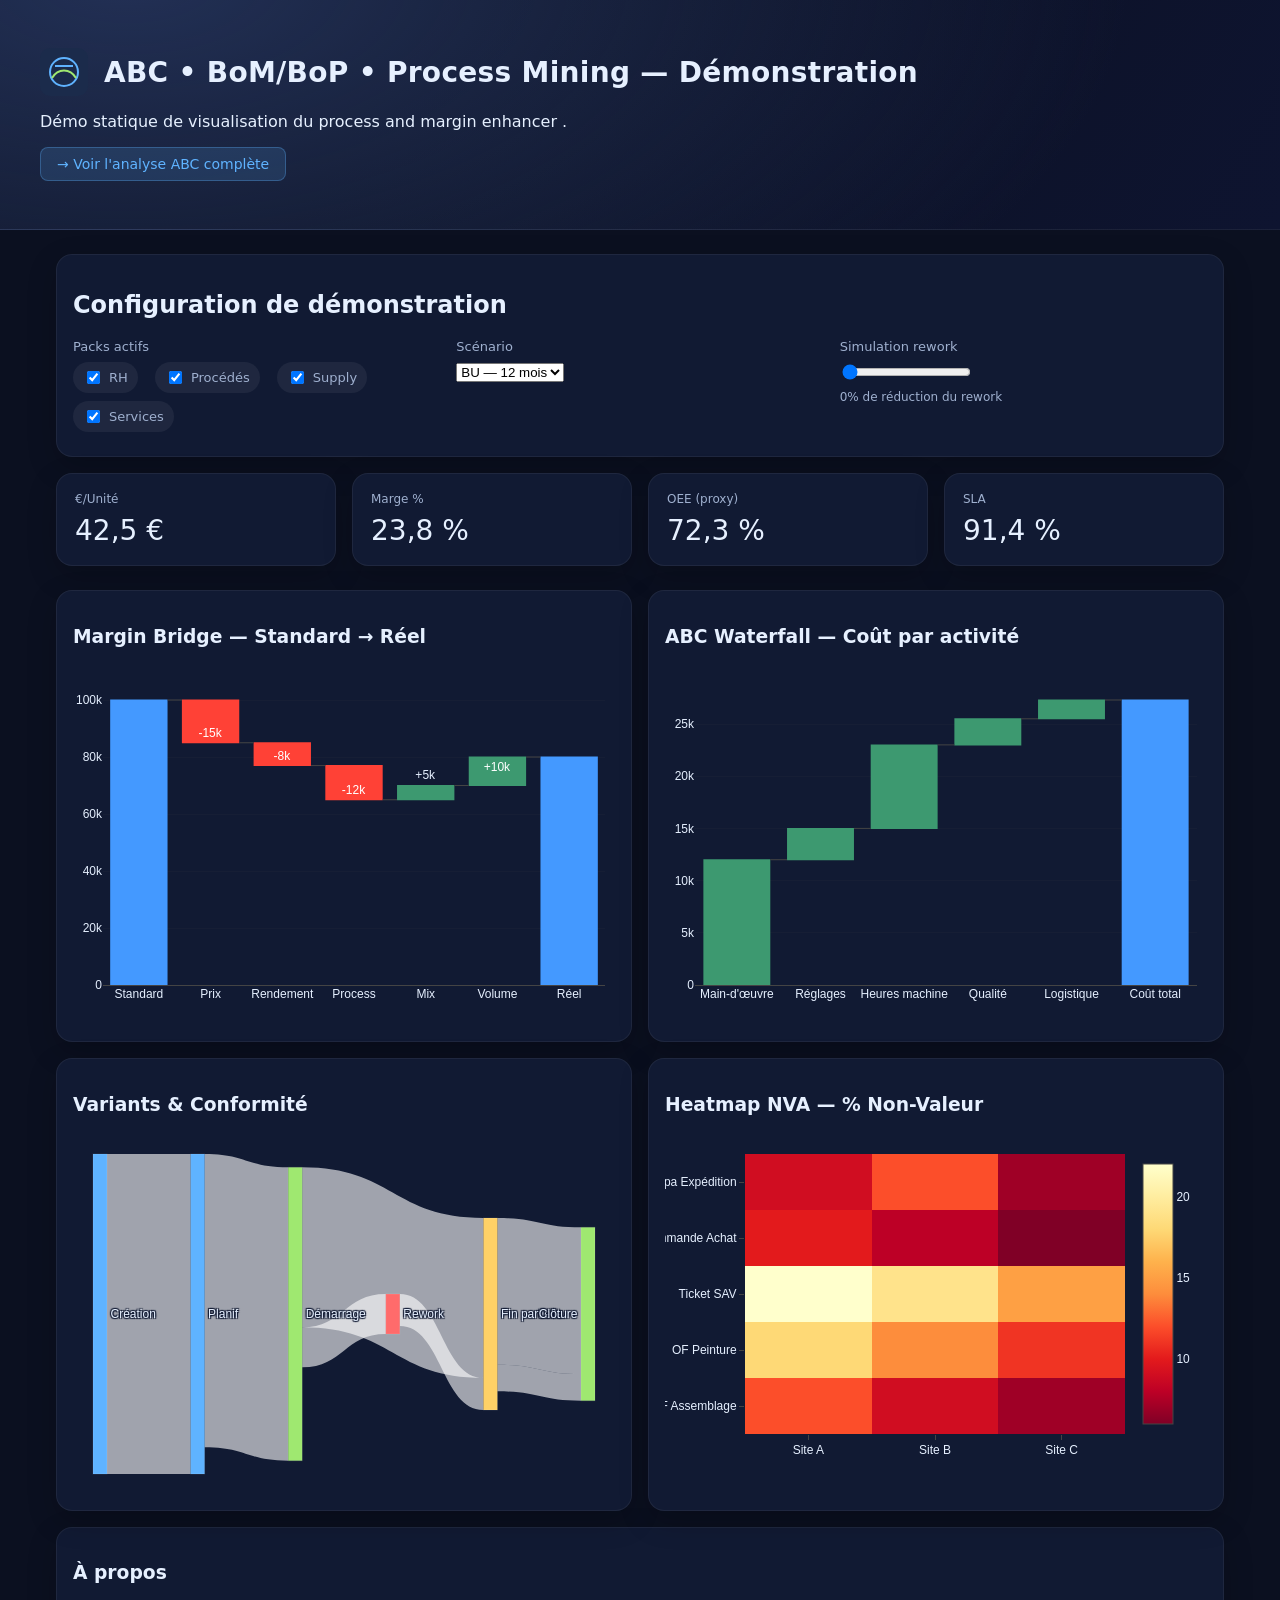
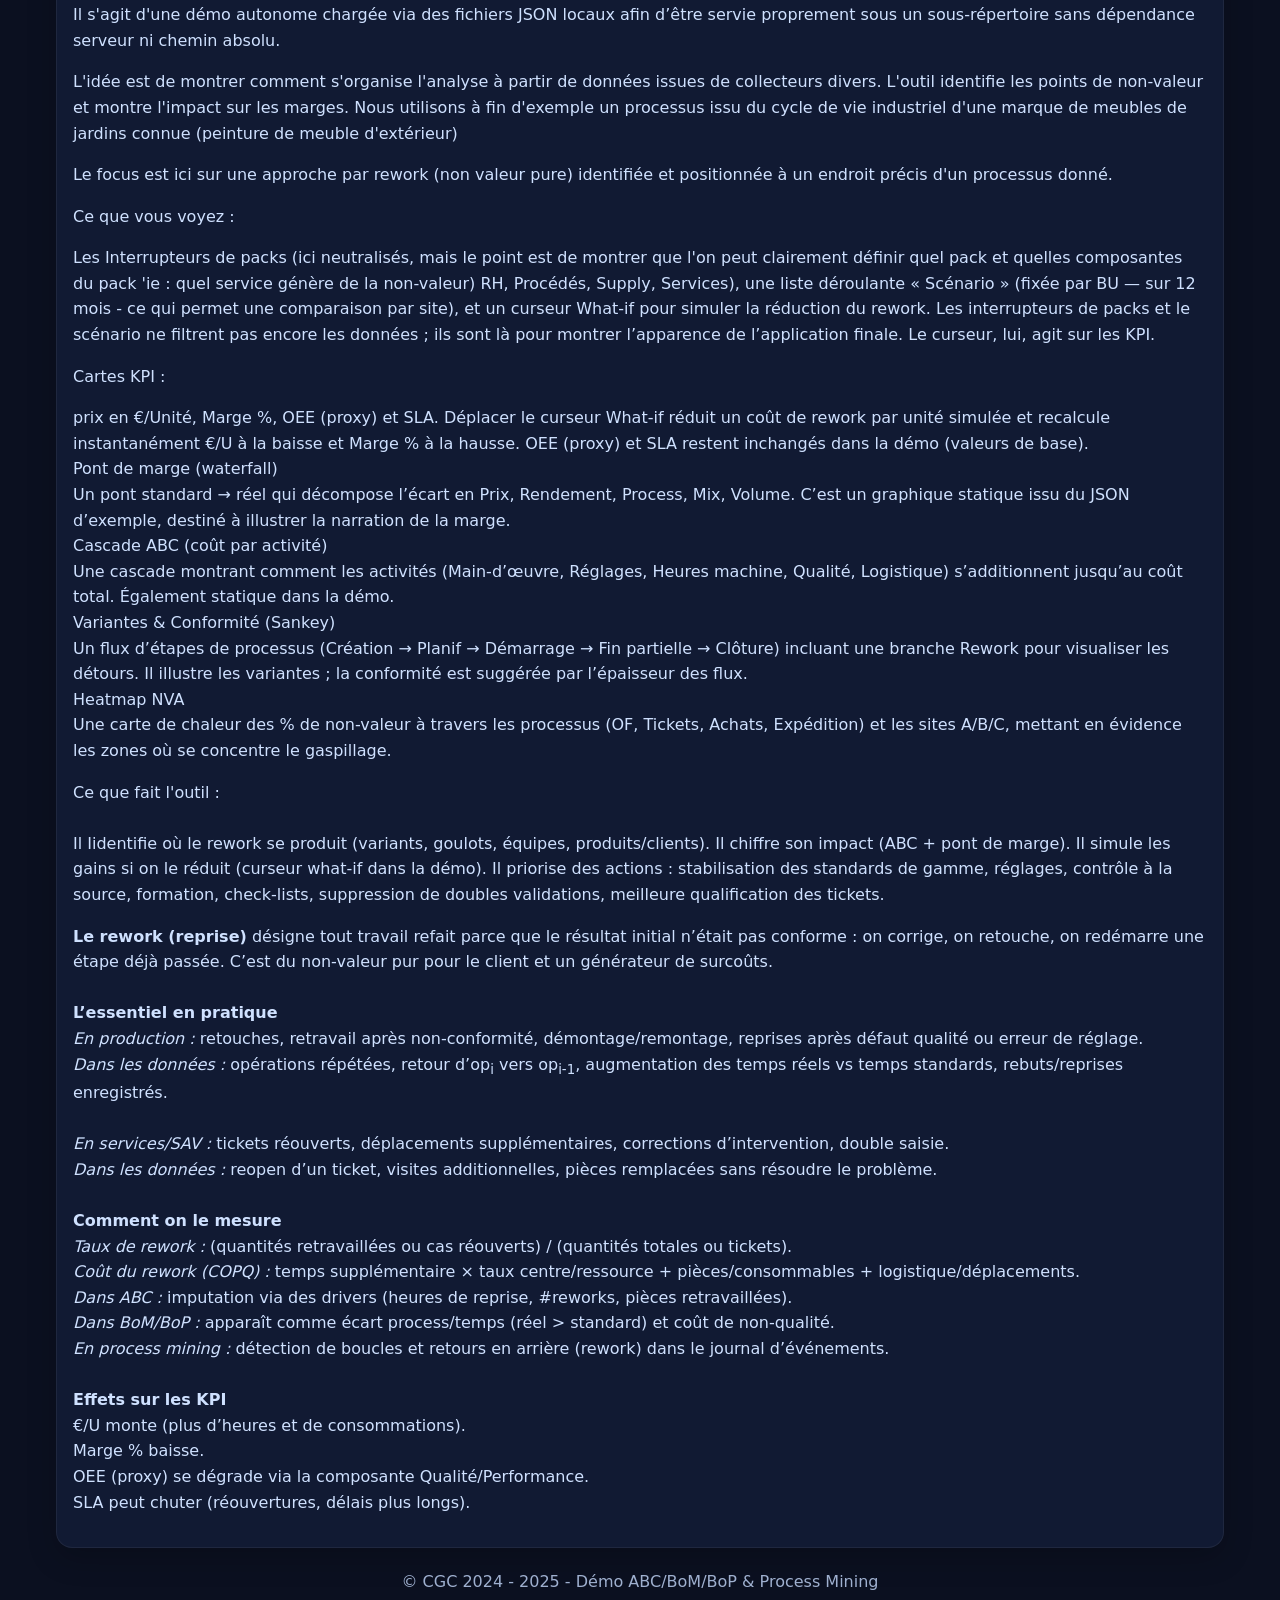
<file: index.html>
<!DOCTYPE html>
<html lang="fr">
<head>
  <meta charset="UTF-8" />
  <meta name="viewport" content="width=device-width, initial-scale=1.0"/>
  <title>ABC • BoM/BoP • Process Mining — Démo</title>
  <link rel="stylesheet" href="./assets/style.css"/>
  <script src="https://cdn.plot.ly/plotly-2.35.2.min.js"></script>
</head>
<body>
  <header class="hero">
    <div class="hero-inner">
      <div class="brand">
        <img src="./assets/logo.svg" alt="logo"/>
        <h1>ABC • BoM/BoP • Process Mining — Démonstration</h1>
      </div>
      <p>Démo statique de visualisation du process and margin enhancer .</p>
      <div class="nav-links">
        <a href="./abc-analysis/index.html" class="nav-link">→ Voir l'analyse ABC complète</a>
      </div>
    </div>
  </header>

  <main class="container">
    <section class="controls card">
      <h2>Configuration de démonstration</h2>
      <div class="grid">
        <div class="field">
          <label>Packs actifs</label>
          <div class="chips">
            <label><input type="checkbox" id="pack-rh" checked/> RH</label>
            <label><input type="checkbox" id="pack-procedes" checked/> Procédés</label>
            <label><input type="checkbox" id="pack-supply" checked/> Supply</label>
            <label><input type="checkbox" id="pack-services" checked/> Services</label>
          </div>
        </div>
        <div class="field">
          <label>Scénario</label>
          <select id="scenario">
            <option value="baseline">BU — 12 mois</option>
          </select>
        </div>
        <div class="field">
          <label>Simulation rework</label>
          <input type="range" id="whatif" min="0" max="50" value="0"/>
          <div class="hint"><span id="whatif-val">0</span>% de réduction du rework</div>
        </div>
      </div>
    </section>

    <section class="kpis">
      <div class="kpi card"><div class="kpi-label">€/Unité</div><div class="kpi-value" id="kpi-eur">—</div></div>
      <div class="kpi card"><div class="kpi-label">Marge %</div><div class="kpi-value" id="kpi-marge">—</div></div>
      <div class="kpi card"><div class="kpi-label">OEE (proxy)</div><div class="kpi-value" id="kpi-oee">—</div></div>
      <div class="kpi card"><div class="kpi-label">SLA</div><div class="kpi-value" id="kpi-sla">—</div></div>
    </section>

    <section class="grid-2">
      <div class="card"><h3>Margin Bridge — Standard → Réel</h3><div id="chart-bridge"></div></div>
      <div class="card"><h3>ABC Waterfall — Coût par activité</h3><div id="chart-waterfall"></div></div>
    </section>

    <section class="grid-2">
      <div class="card"><h3>Variants & Conformité</h3><div id="chart-sankey"></div></div>
      <div class="card"><h3>Heatmap NVA — % Non-Valeur</h3><div id="chart-heatmap"></div></div>
    </section>

    <section class="card prose">
      <h3>À propos</h3>
      <p>Il s'agit d'une démo autonome chargée via des fichiers JSON locaux afin d’être servie proprement sous un sous-répertoire sans dépendance serveur ni chemin absolu.</p>
      <p> L'idée est de montrer comment s'organise l'analyse à partir de données issues de collecteurs divers. L'outil identifie les points de non-valeur et montre l'impact sur les marges. Nous utilisons à fin d'exemple un processus issu du cycle de vie industriel d'une marque de meubles de jardins connue (peinture de meuble d'extérieur) </p>
      <p> Le focus est ici sur une approche par rework (non valeur pure) identifiée et positionnée à un endroit précis d'un processus donné.</p>
      <p> Ce que vous voyez : <p> Les Interrupteurs de packs (ici neutralisés, mais le point est de montrer que l'on peut clairement définir quel pack et quelles composantes du pack 'ie : quel service génère de la non-valeur) RH, Procédés, Supply, Services), une liste déroulante « Scénario » (fixée par BU — sur 12 mois - ce qui permet une comparaison par site), et un curseur What-if pour simuler la réduction du rework. Les interrupteurs de packs et le scénario ne filtrent pas encore les données ; ils sont là pour montrer l’apparence de l’application finale. 
        Le curseur, lui, agit sur les KPI. </p>

<p>Cartes KPI : </p> 
<p>prix en €/Unité, Marge %, OEE (proxy) et SLA. Déplacer le curseur What-if réduit un coût de rework par unité simulée et recalcule instantanément €/U à la baisse et Marge % à la hausse. OEE (proxy) et SLA restent inchangés dans la démo (valeurs de base).

<br>Pont de marge (waterfall)
<br>Un pont standard → réel qui décompose l’écart en Prix, Rendement, Process, Mix, Volume. C’est un graphique statique issu du JSON d’exemple, destiné à illustrer la narration de la marge.

<br>Cascade ABC (coût par activité)
<br>Une cascade montrant comment les activités (Main-d’œuvre, Réglages, Heures machine, Qualité, Logistique) s’additionnent jusqu’au coût total. Également statique dans la démo.

<br>Variantes & Conformité (Sankey)
<br>Un flux d’étapes de processus (Création → Planif → Démarrage → Fin partielle → Clôture) incluant une branche Rework pour visualiser les détours. Il illustre les variantes ; la conformité est suggérée par l’épaisseur des flux.

<br>Heatmap NVA
<br>Une carte de chaleur des % de non-valeur à travers les processus (OF, Tickets, Achats, Expédition) et les sites A/B/C, mettant en évidence les zones où se concentre le gaspillage.</p>
   </p> 
    <p> Ce que fait l'outil : <br><br>
   Il Iidentifie où le rework se produit (variants, goulots, équipes, produits/clients). Il chiffre son impact (ABC + pont de marge). Il simule les gains si on le réduit (curseur what-if dans la démo). Il priorise des actions : stabilisation des standards de gamme, réglages, contrôle à la source, formation, check-lists, suppression de doubles validations, meilleure qualification des tickets.</p>
    <p><strong>Le rework (reprise)</strong> désigne tout travail refait parce que le résultat initial n’était pas conforme : on corrige, on retouche, on redémarre une étape déjà passée. C’est du non-valeur pur pour le client et un générateur de surcoûts.<br><br>

<strong>L’essentiel en pratique</strong><br>
<em>En production :</em> retouches, retravail après non-conformité, démontage/remontage, reprises après défaut qualité ou erreur de réglage.<br>
<em>Dans les données :</em> opérations répétées, retour d’op<sub>i</sub> vers op<sub>i-1</sub>, augmentation des temps réels vs temps standards, rebuts/reprises enregistrés.<br><br>

<em>En services/SAV :</em> tickets réouverts, déplacements supplémentaires, corrections d’intervention, double saisie.<br>
<em>Dans les données :</em> reopen d’un ticket, visites additionnelles, pièces remplacées sans résoudre le problème.<br><br>

<strong>Comment on le mesure</strong><br>
<em>Taux de rework :</em> (quantités retravaillées ou cas réouverts) / (quantités totales ou tickets).<br>
<em>Coût du rework (COPQ) :</em> temps supplémentaire × taux centre/ressource + pièces/consommables + logistique/déplacements.<br>
<em>Dans ABC :</em> imputation via des drivers (heures de reprise, #reworks, pièces retravaillées).<br>
<em>Dans BoM/BoP :</em> apparaît comme écart process/temps (réel &gt; standard) et coût de non-qualité.<br>
<em>En process mining :</em> détection de boucles et retours en arrière (rework) dans le journal d’événements.<br><br>

<strong>Effets sur les KPI</strong><br>
€/U monte (plus d’heures et de consommations).<br>
Marge % baisse.<br>
OEE (proxy) se dégrade via la composante Qualité/Performance.<br>
SLA peut chuter (réouvertures, délais plus longs).</p>

    </section>
  </main>

  <footer class="footer"><div>© CGC 2024 - 2025 - Démo ABC/BoM/BoP & Process Mining</div></footer>
  <script type="module" src="./js/app.js"></script>
</body>
</html>
</file>
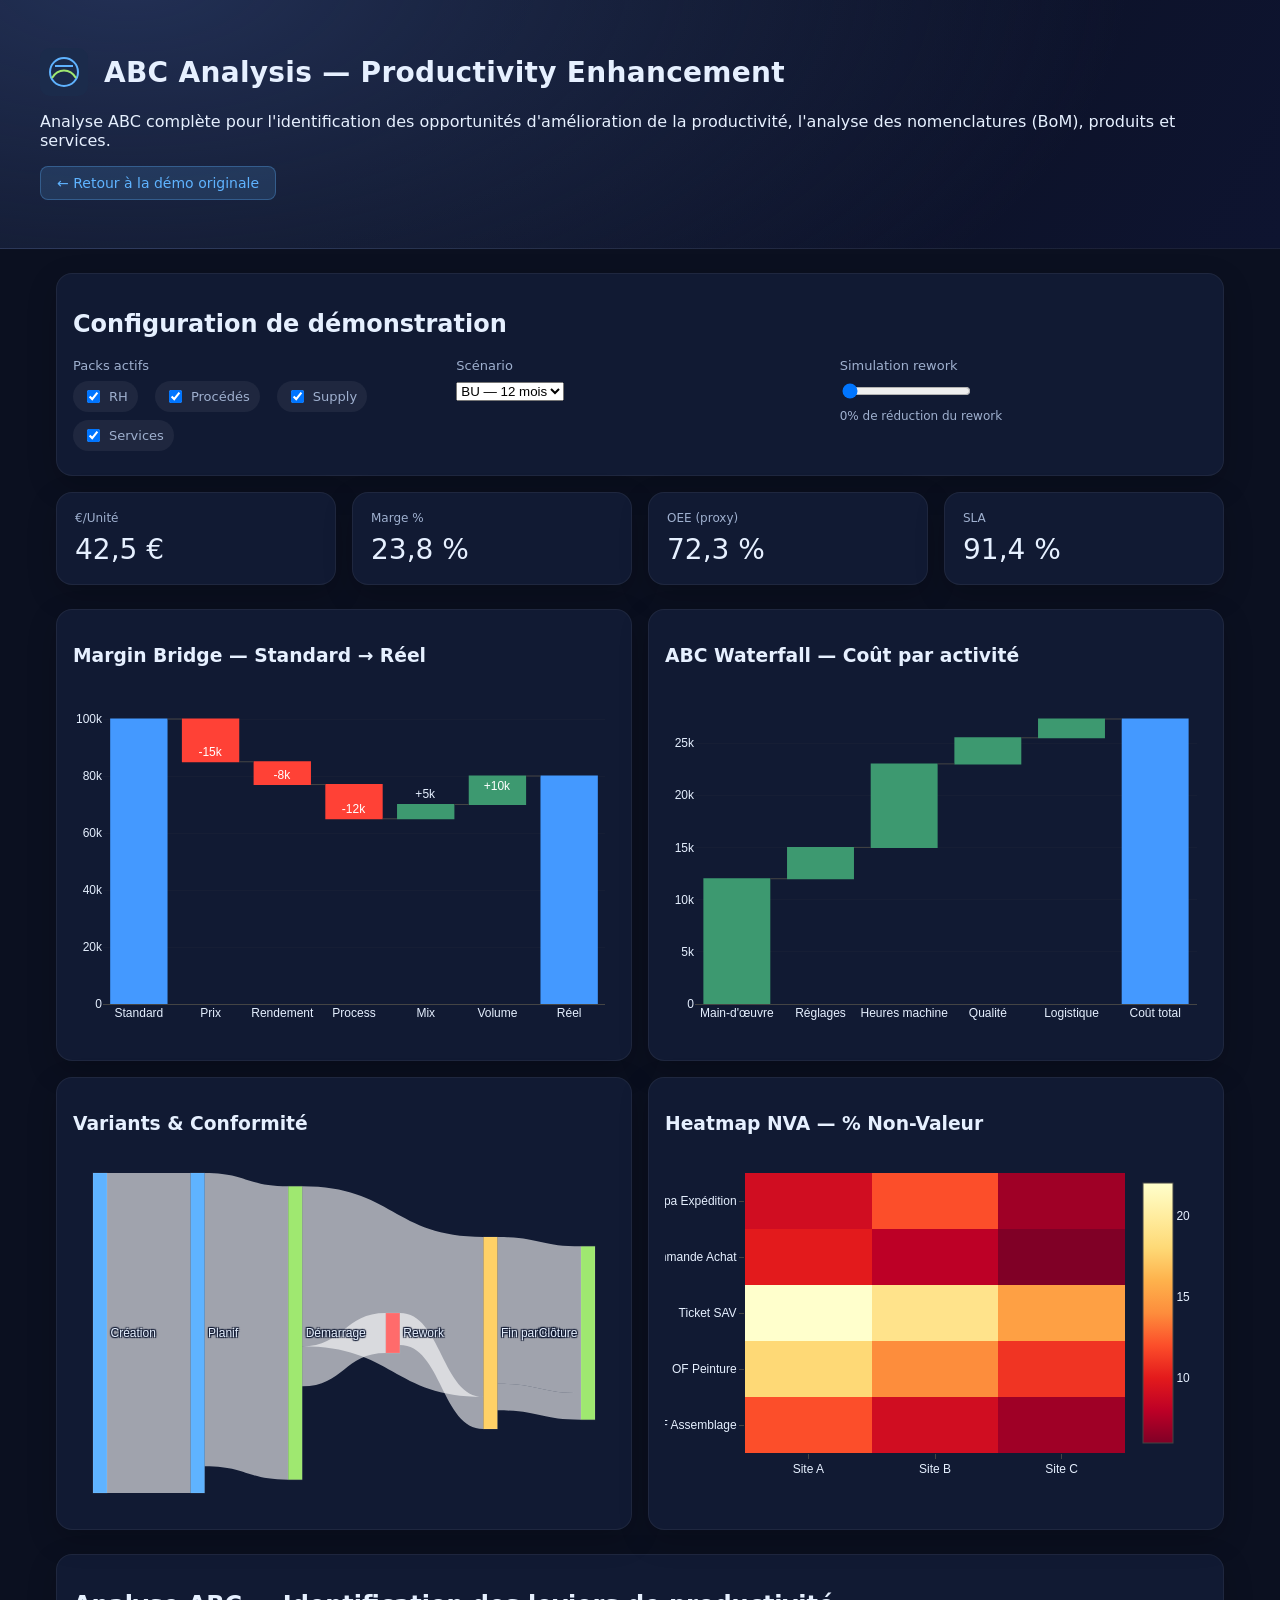
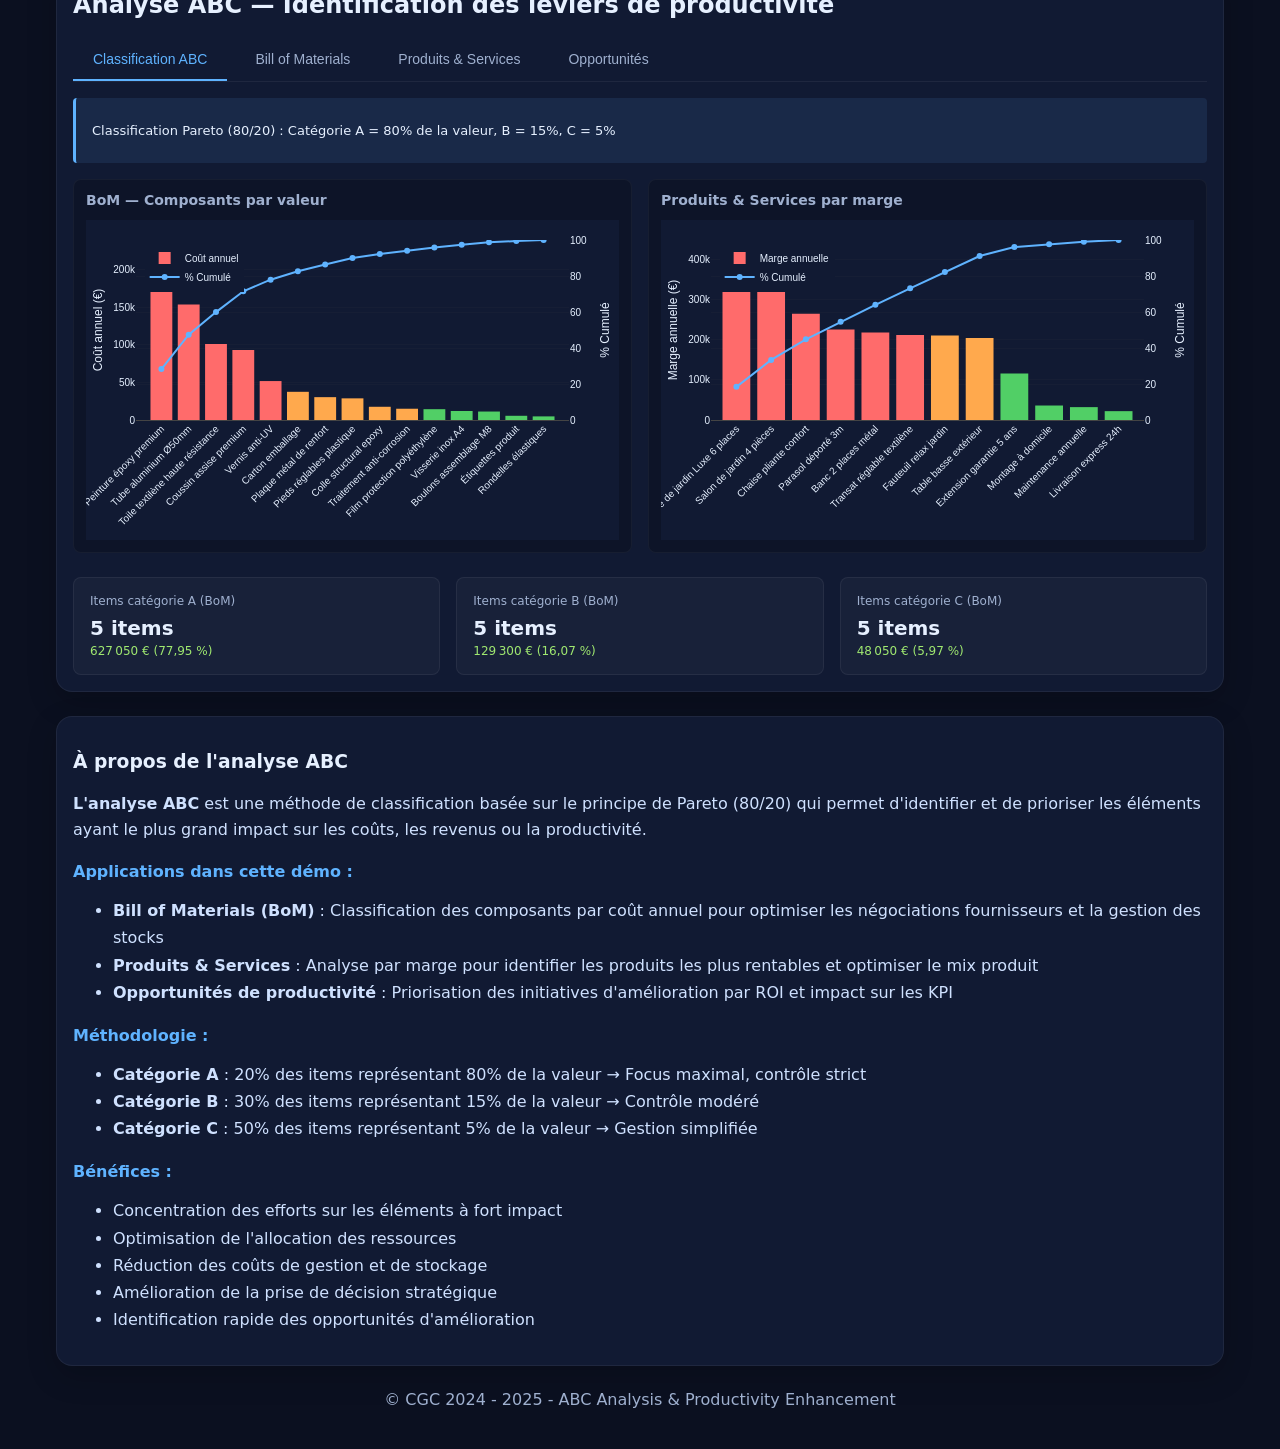
<file: abc-analysis/index.html>
<!DOCTYPE html>
<html lang="fr">
<head>
  <meta charset="UTF-8" />
  <meta name="viewport" content="width=device-width, initial-scale=1.0"/>
  <title>ABC Analysis — Productivity Enhancement</title>
  <link rel="stylesheet" href="./assets/style.css"/>
  <script src="https://cdn.plot.ly/plotly-2.35.2.min.js"></script>
</head>
<body>
  <header class="hero">
    <div class="hero-inner">
      <div class="brand">
        <img src="../assets/logo.svg" alt="logo"/>
        <h1>ABC Analysis — Productivity Enhancement</h1>
      </div>
      <p>Analyse ABC complète pour l'identification des opportunités d'amélioration de la productivité, l'analyse des nomenclatures (BoM), produits et services.</p>
      <div class="nav-links">
        <a href="../index.html" class="nav-link">← Retour à la démo originale</a>
      </div>
    </div>
  </header>

  <main class="container">
    <section class="controls card">
      <h2>Configuration de démonstration</h2>
      <div class="grid">
        <div class="field">
          <label>Packs actifs</label>
          <div class="chips">
            <label><input type="checkbox" id="pack-rh" checked/> RH</label>
            <label><input type="checkbox" id="pack-procedes" checked/> Procédés</label>
            <label><input type="checkbox" id="pack-supply" checked/> Supply</label>
            <label><input type="checkbox" id="pack-services" checked/> Services</label>
          </div>
        </div>
        <div class="field">
          <label>Scénario</label>
          <select id="scenario">
            <option value="baseline">BU — 12 mois</option>
          </select>
        </div>
        <div class="field">
          <label>Simulation rework</label>
          <input type="range" id="whatif" min="0" max="50" value="0"/>
          <div class="hint"><span id="whatif-val">0</span>% de réduction du rework</div>
        </div>
      </div>
    </section>

    <section class="kpis">
      <div class="kpi card"><div class="kpi-label">€/Unité</div><div class="kpi-value" id="kpi-eur">—</div></div>
      <div class="kpi card"><div class="kpi-label">Marge %</div><div class="kpi-value" id="kpi-marge">—</div></div>
      <div class="kpi card"><div class="kpi-label">OEE (proxy)</div><div class="kpi-value" id="kpi-oee">—</div></div>
      <div class="kpi card"><div class="kpi-label">SLA</div><div class="kpi-value" id="kpi-sla">—</div></div>
    </section>

    <section class="grid-2">
      <div class="card"><h3>Margin Bridge — Standard → Réel</h3><div id="chart-bridge"></div></div>
      <div class="card"><h3>ABC Waterfall — Coût par activité</h3><div id="chart-waterfall"></div></div>
    </section>

    <section class="grid-2">
      <div class="card"><h3>Variants & Conformité</h3><div id="chart-sankey"></div></div>
      <div class="card"><h3>Heatmap NVA — % Non-Valeur</h3><div id="chart-heatmap"></div></div>
    </section>

    <section class="card abc-section">
      <h2>Analyse ABC — Identification des leviers de productivité</h2>
      <div class="abc-tabs">
        <button class="abc-tab active" data-tab="pareto">Classification ABC</button>
        <button class="abc-tab" data-tab="bom">Bill of Materials</button>
        <button class="abc-tab" data-tab="products">Produits & Services</button>
        <button class="abc-tab" data-tab="opportunities">Opportunités</button>
      </div>

      <div class="abc-content">
        <div id="tab-pareto" class="abc-tab-content active">
          <div class="abc-info">
            <p>Classification Pareto (80/20) : Catégorie A = 80% de la valeur, B = 15%, C = 5%</p>
          </div>
          <div class="grid-2">
            <div class="card-inner"><h4>BoM — Composants par valeur</h4><div id="chart-abc-bom"></div></div>
            <div class="card-inner"><h4>Produits & Services par marge</h4><div id="chart-abc-products"></div></div>
          </div>
          <div class="abc-summary">
            <div class="abc-stat">
              <div class="stat-label">Items catégorie A (BoM)</div>
              <div class="stat-value" id="stat-bom-a-count">—</div>
              <div class="stat-desc" id="stat-bom-a-value">—</div>
            </div>
            <div class="abc-stat">
              <div class="stat-label">Items catégorie B (BoM)</div>
              <div class="stat-value" id="stat-bom-b-count">—</div>
              <div class="stat-desc" id="stat-bom-b-value">—</div>
            </div>
            <div class="abc-stat">
              <div class="stat-label">Items catégorie C (BoM)</div>
              <div class="stat-value" id="stat-bom-c-count">—</div>
              <div class="stat-desc" id="stat-bom-c-value">—</div>
            </div>
          </div>
        </div>

        <div id="tab-bom" class="abc-tab-content">
          <div class="table-container">
            <table class="data-table" id="bom-table">
              <thead>
                <tr>
                  <th>Classe</th>
                  <th>Réf</th>
                  <th>Désignation</th>
                  <th>Catégorie</th>
                  <th>Coût annuel</th>
                  <th>% Total</th>
                  <th>% Cumulé</th>
                  <th>Fournisseur</th>
                  <th>Délai (j)</th>
                </tr>
              </thead>
              <tbody id="bom-table-body">
              </tbody>
            </table>
          </div>
        </div>

        <div id="tab-products" class="abc-tab-content">
          <div class="table-container">
            <table class="data-table" id="products-table">
              <thead>
                <tr>
                  <th>Classe</th>
                  <th>Réf</th>
                  <th>Désignation</th>
                  <th>Type</th>
                  <th>Vol. annuel</th>
                  <th>Marge annuelle</th>
                  <th>Marge %</th>
                  <th>% Total</th>
                  <th>% Cumulé</th>
                </tr>
              </thead>
              <tbody id="products-table-body">
              </tbody>
            </table>
          </div>
        </div>

        <div id="tab-opportunities" class="abc-tab-content">
          <div class="opportunities-grid">
            <div id="opportunities-list">
            </div>
          </div>
          <div class="opportunities-summary">
            <div class="summary-card">
              <div class="summary-label">Économies potentielles totales</div>
              <div class="summary-value" id="total-savings">—</div>
            </div>
            <div class="summary-card">
              <div class="summary-label">Investissement requis</div>
              <div class="summary-value" id="total-investment">—</div>
            </div>
            <div class="summary-card">
              <div class="summary-label">ROI moyen (mois)</div>
              <div class="summary-value" id="avg-roi">—</div>
            </div>
            <div class="summary-card">
              <div class="summary-label">Opportunités prioritaires</div>
              <div class="summary-value" id="high-priority-count">—</div>
            </div>
          </div>
        </div>
      </div>
    </section>

    <section class="card prose">
      <h3>À propos de l'analyse ABC</h3>
      <p><strong>L'analyse ABC</strong> est une méthode de classification basée sur le principe de Pareto (80/20) qui permet d'identifier et de prioriser les éléments ayant le plus grand impact sur les coûts, les revenus ou la productivité.</p>

      <h4>Applications dans cette démo :</h4>
      <ul>
        <li><strong>Bill of Materials (BoM)</strong> : Classification des composants par coût annuel pour optimiser les négociations fournisseurs et la gestion des stocks</li>
        <li><strong>Produits & Services</strong> : Analyse par marge pour identifier les produits les plus rentables et optimiser le mix produit</li>
        <li><strong>Opportunités de productivité</strong> : Priorisation des initiatives d'amélioration par ROI et impact sur les KPI</li>
      </ul>

      <h4>Méthodologie :</h4>
      <ul>
        <li><strong>Catégorie A</strong> : 20% des items représentant 80% de la valeur → Focus maximal, contrôle strict</li>
        <li><strong>Catégorie B</strong> : 30% des items représentant 15% de la valeur → Contrôle modéré</li>
        <li><strong>Catégorie C</strong> : 50% des items représentant 5% de la valeur → Gestion simplifiée</li>
      </ul>

      <h4>Bénéfices :</h4>
      <ul>
        <li>Concentration des efforts sur les éléments à fort impact</li>
        <li>Optimisation de l'allocation des ressources</li>
        <li>Réduction des coûts de gestion et de stockage</li>
        <li>Amélioration de la prise de décision stratégique</li>
        <li>Identification rapide des opportunités d'amélioration</li>
      </ul>
    </section>
  </main>

  <footer class="footer"><div>© CGC 2024 - 2025 - ABC Analysis & Productivity Enhancement</div></footer>
  <script type="module" src="./js/app.js"></script>
</body>
</html>
</file>
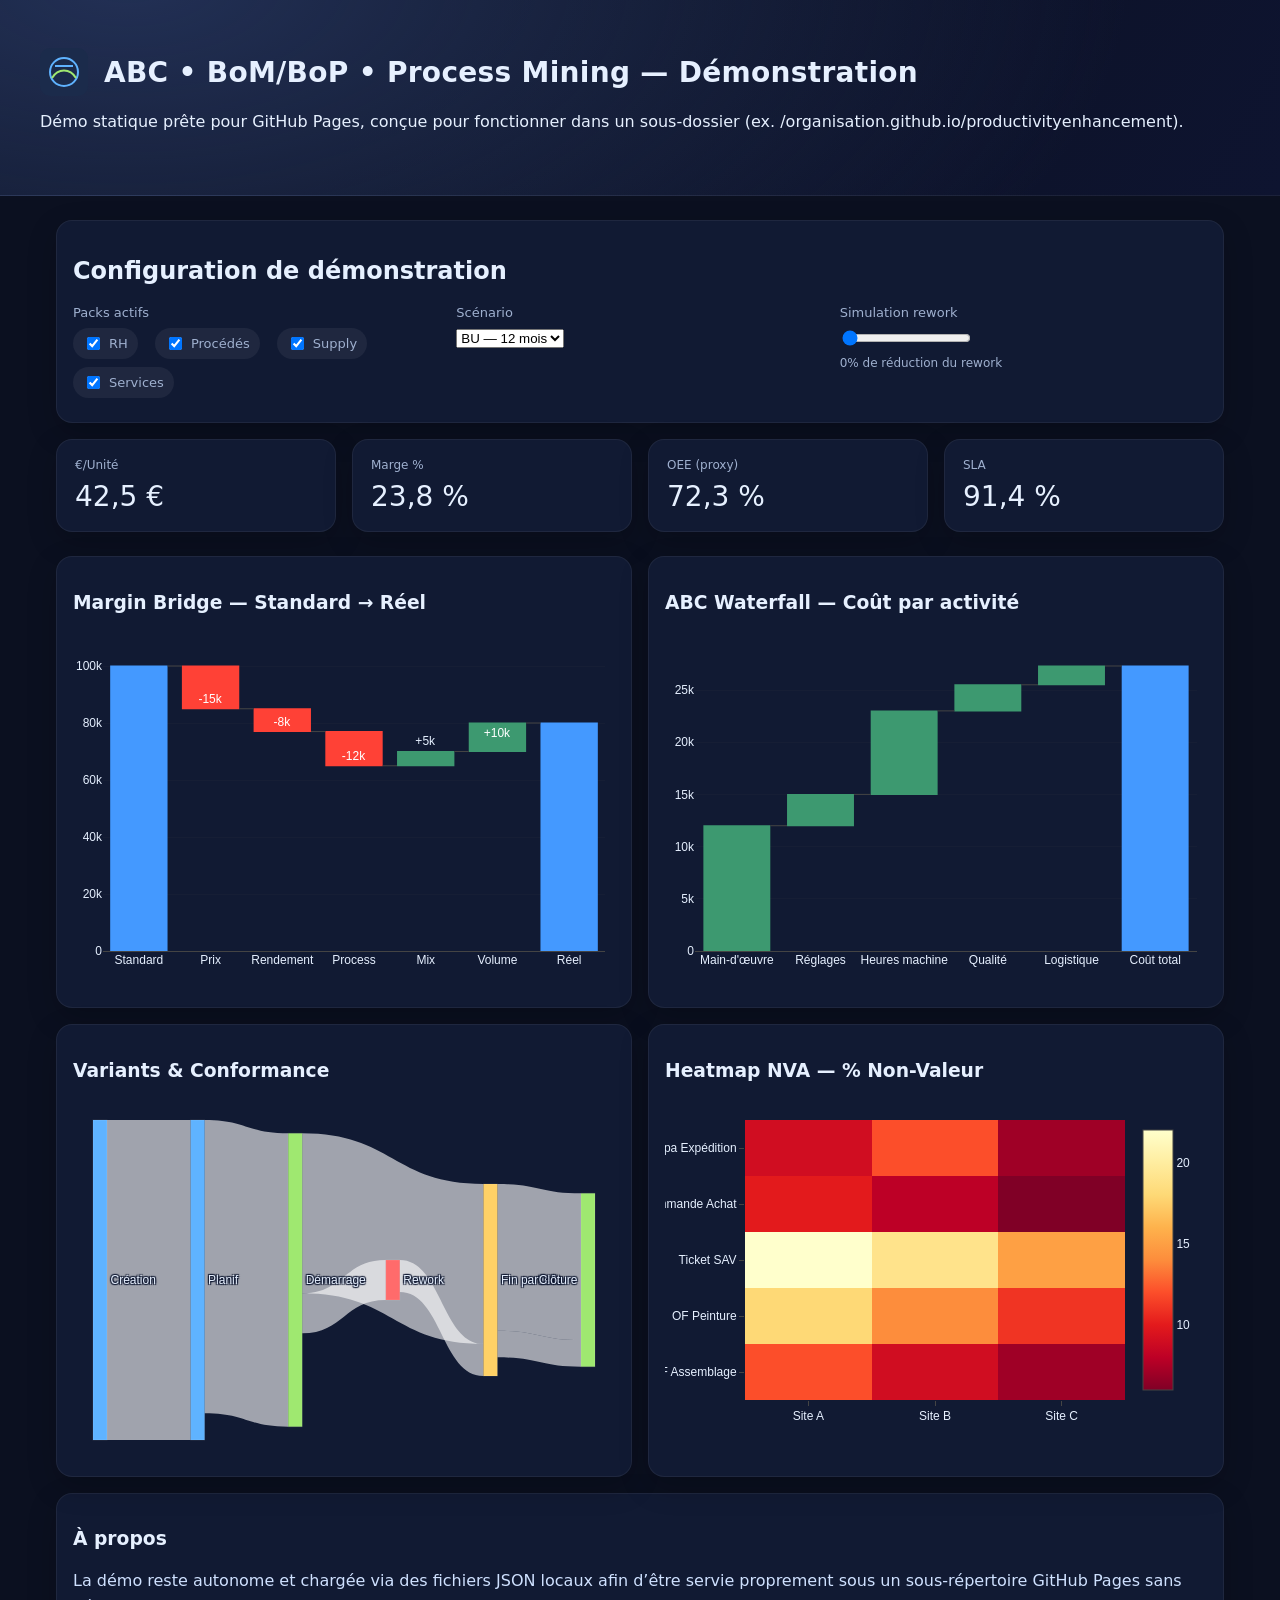
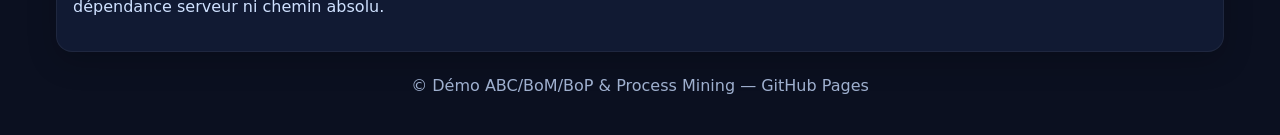
<file: productivityenhancement/index.html>
<!DOCTYPE html>
<html lang="fr">
<head>
  <meta charset="UTF-8" />
  <meta name="viewport" content="width=device-width, initial-scale=1.0"/>
  <title>ABC • BoM/BoP • Process Mining — Démo</title>
  <link rel="stylesheet" href="./assets/style.css"/>
  <script src="https://cdn.plot.ly/plotly-2.35.2.min.js"></script>
</head>
<body>
  <header class="hero">
    <div class="hero-inner">
      <div class="brand">
        <img src="./assets/logo.svg" alt="logo"/>
        <h1>ABC • BoM/BoP • Process Mining — Démonstration</h1>
      </div>
      <p>Démo statique prête pour GitHub Pages, conçue pour fonctionner dans un sous-dossier (ex. /organisation.github.io/productivityenhancement).</p>
    </div>
  </header>

  <main class="container">
    <section class="controls card">
      <h2>Configuration de démonstration</h2>
      <div class="grid">
        <div class="field">
          <label>Packs actifs</label>
          <div class="chips">
            <label><input type="checkbox" id="pack-rh" checked/> RH</label>
            <label><input type="checkbox" id="pack-procedes" checked/> Procédés</label>
            <label><input type="checkbox" id="pack-supply" checked/> Supply</label>
            <label><input type="checkbox" id="pack-services" checked/> Services</label>
          </div>
        </div>
        <div class="field">
          <label>Scénario</label>
          <select id="scenario">
            <option value="baseline">BU — 12 mois</option>
          </select>
        </div>
        <div class="field">
          <label>Simulation rework</label>
          <input type="range" id="whatif" min="0" max="50" value="0"/>
          <div class="hint"><span id="whatif-val">0</span>% de réduction du rework</div>
        </div>
      </div>
    </section>

    <section class="kpis">
      <div class="kpi card"><div class="kpi-label">€/Unité</div><div class="kpi-value" id="kpi-eur">—</div></div>
      <div class="kpi card"><div class="kpi-label">Marge %</div><div class="kpi-value" id="kpi-marge">—</div></div>
      <div class="kpi card"><div class="kpi-label">OEE (proxy)</div><div class="kpi-value" id="kpi-oee">—</div></div>
      <div class="kpi card"><div class="kpi-label">SLA</div><div class="kpi-value" id="kpi-sla">—</div></div>
    </section>

    <section class="grid-2">
      <div class="card"><h3>Margin Bridge — Standard → Réel</h3><div id="chart-bridge"></div></div>
      <div class="card"><h3>ABC Waterfall — Coût par activité</h3><div id="chart-waterfall"></div></div>
    </section>

    <section class="grid-2">
      <div class="card"><h3>Variants & Conformance</h3><div id="chart-sankey"></div></div>
      <div class="card"><h3>Heatmap NVA — % Non-Valeur</h3><div id="chart-heatmap"></div></div>
    </section>

    <section class="card prose">
      <h3>À propos</h3>
      <p>La démo reste autonome et chargée via des fichiers JSON locaux afin d’être servie proprement sous un sous-répertoire GitHub Pages sans dépendance serveur ni chemin absolu.</p>
    </section>
  </main>

  <footer class="footer"><div>© Démo ABC/BoM/BoP & Process Mining — GitHub Pages</div></footer>
  <script type="module" src="./js/app.js"></script>
</body>
</html>
</file>
<file: assets/style.css>
:root{--bg:#0b1020;--panel:#111a33;--accent:#5fb3ff;--accent-2:#9fe870;--text:#e6f0ff;--muted:#9fb0cf;}
*{box-sizing:border-box}html,body{margin:0;padding:0;background:var(--bg);color:var(--text);font-family:Inter,system-ui,-apple-system,Segoe UI,Roboto,sans-serif}
.hero{background:radial-gradient(1000px 500px at 10% -10%,#223055,transparent),linear-gradient(120deg,#0b1020,#0b1020 30%,#0e1430);padding:48px 16px;border-bottom:1px solid rgba(255,255,255,.06)}
.hero-inner{max-width:1200px;margin:0 auto}.brand{display:flex;gap:16px;align-items:center}.brand img{width:48px;height:48px}h1{margin:0;font-size:28px;letter-spacing:.3px}
.nav-links{margin-top:16px}.nav-link{display:inline-block;padding:8px 16px;background:rgba(95,179,255,.15);border:1px solid rgba(95,179,255,.3);border-radius:8px;color:var(--accent);text-decoration:none;font-size:14px;transition:all .2s}.nav-link:hover{background:rgba(95,179,255,.25);border-color:var(--accent)}
.container{max-width:1200px;margin:24px auto;padding:0 16px}.card{background:var(--panel);border:1px solid rgba(255,255,255,.06);border-radius:16px;padding:16px;box-shadow:0 10px 30px rgba(0,0,0,.2)}
.controls .grid{display:grid;grid-template-columns:repeat(3,1fr);gap:16px}.field label{display:block;font-size:13px;color:var(--muted);margin-bottom:8px}
.chips label{margin-right:12px;padding:6px 10px;background:rgba(255,255,255,.06);border-radius:999px;display:inline-flex;align-items:center;gap:6px}
.hint{margin-top:6px;font-size:12px;color:var(--muted)}.kpis{display:grid;grid-template-columns:repeat(4,1fr);gap:16px;margin:16px 0 24px 0}
.kpi{padding:18px}.kpi-label{font-size:12px;color:var(--muted)}.kpi-value{font-size:28px;margin-top:8px}.grid-2{display:grid;grid-template-columns:1fr 1fr;gap:16px;margin:16px 0}
.prose p{color:#cfe1ff;line-height:1.6}.footer{margin:24px 0 40px 0;text-align:center;color:var(--muted)}
#chart-bridge,#chart-waterfall,#chart-sankey,#chart-heatmap{width:100%;height:360px}@media (max-width:960px){.controls .grid{grid-template-columns:1fr}.kpis{grid-template-columns:repeat(2,1fr)}.grid-2{grid-template-columns:1fr}}
</file>
<file: abc-analysis/assets/style.css>
:root{--bg:#0b1020;--panel:#111a33;--accent:#5fb3ff;--accent-2:#9fe870;--text:#e6f0ff;--muted:#9fb0cf;}
*{box-sizing:border-box}html,body{margin:0;padding:0;background:var(--bg);color:var(--text);font-family:Inter,system-ui,-apple-system,Segoe UI,Roboto,sans-serif}
.hero{background:radial-gradient(1000px 500px at 10% -10%,#223055,transparent),linear-gradient(120deg,#0b1020,#0b1020 30%,#0e1430);padding:48px 16px;border-bottom:1px solid rgba(255,255,255,.06)}
.hero-inner{max-width:1200px;margin:0 auto}.brand{display:flex;gap:16px;align-items:center}.brand img{width:48px;height:48px}h1{margin:0;font-size:28px;letter-spacing:.3px}
.nav-links{margin-top:16px}.nav-link{display:inline-block;padding:8px 16px;background:rgba(95,179,255,.15);border:1px solid rgba(95,179,255,.3);border-radius:8px;color:var(--accent);text-decoration:none;font-size:14px;transition:all .2s}.nav-link:hover{background:rgba(95,179,255,.25);border-color:var(--accent)}
.container{max-width:1200px;margin:24px auto;padding:0 16px}.card{background:var(--panel);border:1px solid rgba(255,255,255,.06);border-radius:16px;padding:16px;box-shadow:0 10px 30px rgba(0,0,0,.2)}
.controls .grid{display:grid;grid-template-columns:repeat(3,1fr);gap:16px}.field label{display:block;font-size:13px;color:var(--muted);margin-bottom:8px}
.chips label{margin-right:12px;padding:6px 10px;background:rgba(255,255,255,.06);border-radius:999px;display:inline-flex;align-items:center;gap:6px}
.hint{margin-top:6px;font-size:12px;color:var(--muted)}.kpis{display:grid;grid-template-columns:repeat(4,1fr);gap:16px;margin:16px 0 24px 0}
.kpi{padding:18px}.kpi-label{font-size:12px;color:var(--muted)}.kpi-value{font-size:28px;margin-top:8px}.grid-2{display:grid;grid-template-columns:1fr 1fr;gap:16px;margin:16px 0}
.prose p{color:#cfe1ff;line-height:1.6}.prose h4{color:var(--accent);margin:20px 0 12px 0;font-size:16px}.prose ul{color:#cfe1ff;line-height:1.7}.footer{margin:24px 0 40px 0;text-align:center;color:var(--muted)}
#chart-bridge,#chart-waterfall,#chart-sankey,#chart-heatmap{width:100%;height:360px}

/* ABC Analysis Styles */
.abc-section{margin:24px 0}
.abc-tabs{display:flex;gap:8px;margin:16px 0;border-bottom:1px solid rgba(255,255,255,.06)}
.abc-tab{background:transparent;border:none;color:var(--muted);padding:12px 20px;cursor:pointer;border-bottom:2px solid transparent;transition:all .2s;font-size:14px}
.abc-tab:hover{color:var(--text);background:rgba(255,255,255,.03)}
.abc-tab.active{color:var(--accent);border-bottom-color:var(--accent)}
.abc-tab-content{display:none}
.abc-tab-content.active{display:block}
.abc-info{background:rgba(95,179,255,.1);border-left:3px solid var(--accent);padding:12px 16px;margin:16px 0;border-radius:4px;color:var(--text);font-size:13px}
.abc-summary{display:grid;grid-template-columns:repeat(3,1fr);gap:16px;margin:24px 0 0 0}
.abc-stat{background:rgba(255,255,255,.03);padding:16px;border-radius:8px;border:1px solid rgba(255,255,255,.06)}
.stat-label{font-size:12px;color:var(--muted);margin-bottom:8px}
.stat-value{font-size:20px;font-weight:600;margin-bottom:4px}
.stat-desc{font-size:12px;color:var(--accent-2)}
.card-inner{background:rgba(0,0,0,.2);padding:12px;border-radius:8px;border:1px solid rgba(255,255,255,.04)}
.card-inner h4{margin:0 0 12px 0;font-size:14px;color:var(--muted)}
#chart-abc-bom,#chart-abc-products{width:100%;height:320px}

/* Table Styles */
.table-container{overflow-x:auto;margin:16px 0}
.data-table{width:100%;border-collapse:collapse;font-size:13px}
.data-table th{background:rgba(255,255,255,.05);padding:10px 12px;text-align:left;font-weight:600;border-bottom:2px solid rgba(255,255,255,.1);color:var(--accent);font-size:12px;text-transform:uppercase;letter-spacing:.5px}
.data-table td{padding:10px 12px;border-bottom:1px solid rgba(255,255,255,.04)}
.data-table tbody tr:hover{background:rgba(255,255,255,.02)}
.category-badge{display:inline-block;padding:4px 10px;border-radius:12px;font-weight:600;font-size:11px;text-transform:uppercase;letter-spacing:.5px}
.cat-a{background:#ff6b6b;color:#fff}
.cat-b{background:#ffa94d;color:#000}
.cat-c{background:#51cf66;color:#000}

/* Opportunities Styles */
.opportunities-grid{display:grid;gap:16px;margin:16px 0}
.opportunity-card{background:rgba(255,255,255,.03);border:1px solid rgba(255,255,255,.06);border-radius:12px;padding:20px;transition:all .2s}
.opportunity-card:hover{background:rgba(255,255,255,.05);border-color:rgba(95,179,255,.3);transform:translateY(-2px)}
.opp-header{display:flex;justify-content:space-between;align-items:flex-start;margin-bottom:16px}
.opp-header h4{margin:0 0 8px 0;font-size:16px;color:var(--text)}
.opp-category{display:inline-block;padding:4px 10px;background:rgba(95,179,255,.2);color:var(--accent);border-radius:6px;font-size:11px;margin-right:8px;text-transform:uppercase;letter-spacing:.5px}
.opp-priority{display:inline-block;padding:4px 10px;border-radius:6px;font-size:11px;font-weight:600;text-transform:uppercase;letter-spacing:.5px}
.priority-high{background:#ff6b6b;color:#fff}
.priority-medium{background:#ffa94d;color:#000}
.priority-low{background:#51cf66;color:#000}
.opp-savings{font-size:24px;font-weight:700;color:var(--accent-2)}
.opp-metrics{display:grid;grid-template-columns:repeat(3,1fr);gap:12px;padding:12px 0;border-top:1px solid rgba(255,255,255,.06);border-bottom:1px solid rgba(255,255,255,.06)}
.metric{font-size:13px}
.metric-label{color:var(--muted);display:block;margin-bottom:4px;font-size:11px;text-transform:uppercase;letter-spacing:.5px}
.opp-details{margin-top:16px}
.detail-section{margin:12px 0}
.detail-section strong{color:var(--accent);font-size:12px;text-transform:uppercase;letter-spacing:.5px}
.detail-section ul{margin:8px 0;padding-left:20px;color:#cfe1ff}
.detail-section li{margin:4px 0;font-size:13px;line-height:1.5}
.kpi-impacts{display:flex;flex-wrap:wrap;gap:8px;margin-top:8px}
.kpi-badge{display:inline-block;padding:4px 8px;background:rgba(255,255,255,.06);border-radius:6px;font-size:11px;font-family:monospace}
.kpi-badge.positive{background:rgba(81,207,102,.2);color:#51cf66}
.kpi-badge.neutral{background:rgba(255,255,255,.06);color:var(--text)}
.opportunities-summary{display:grid;grid-template-columns:repeat(4,1fr);gap:16px;margin:24px 0 0 0}
.summary-card{background:rgba(0,0,0,.3);padding:16px;border-radius:8px;border:1px solid rgba(255,255,255,.06)}
.summary-label{font-size:12px;color:var(--muted);margin-bottom:8px}
.summary-value{font-size:22px;font-weight:700;color:var(--accent)}

@media (max-width:960px){.controls .grid{grid-template-columns:1fr}.kpis{grid-template-columns:repeat(2,1fr)}.grid-2{grid-template-columns:1fr}.abc-summary{grid-template-columns:1fr}.opp-metrics{grid-template-columns:1fr}.opportunities-summary{grid-template-columns:repeat(2,1fr)}.abc-tabs{overflow-x:auto}}
</file>
<file: productivityenhancement/assets/style.css>
:root{--bg:#0b1020;--panel:#111a33;--accent:#5fb3ff;--accent-2:#9fe870;--text:#e6f0ff;--muted:#9fb0cf;}
*{box-sizing:border-box}html,body{margin:0;padding:0;background:var(--bg);color:var(--text);font-family:Inter,system-ui,-apple-system,Segoe UI,Roboto,sans-serif}
.hero{background:radial-gradient(1000px 500px at 10% -10%,#223055,transparent),linear-gradient(120deg,#0b1020,#0b1020 30%,#0e1430);padding:48px 16px;border-bottom:1px solid rgba(255,255,255,.06)}
.hero-inner{max-width:1200px;margin:0 auto}.brand{display:flex;gap:16px;align-items:center}.brand img{width:48px;height:48px}h1{margin:0;font-size:28px;letter-spacing:.3px}
.container{max-width:1200px;margin:24px auto;padding:0 16px}.card{background:var(--panel);border:1px solid rgba(255,255,255,.06);border-radius:16px;padding:16px;box-shadow:0 10px 30px rgba(0,0,0,.2)}
.controls .grid{display:grid;grid-template-columns:repeat(3,1fr);gap:16px}.field label{display:block;font-size:13px;color:var(--muted);margin-bottom:8px}
.chips label{margin-right:12px;padding:6px 10px;background:rgba(255,255,255,.06);border-radius:999px;display:inline-flex;align-items:center;gap:6px}
.hint{margin-top:6px;font-size:12px;color:var(--muted)}.kpis{display:grid;grid-template-columns:repeat(4,1fr);gap:16px;margin:16px 0 24px 0}
.kpi{padding:18px}.kpi-label{font-size:12px;color:var(--muted)}.kpi-value{font-size:28px;margin-top:8px}.grid-2{display:grid;grid-template-columns:1fr 1fr;gap:16px;margin:16px 0}
.prose p{color:#cfe1ff;line-height:1.6}.footer{margin:24px 0 40px 0;text-align:center;color:var(--muted)}
#chart-bridge,#chart-waterfall,#chart-sankey,#chart-heatmap{width:100%;height:360px}@media (max-width:960px){.controls .grid{grid-template-columns:1fr}.kpis{grid-template-columns:repeat(2,1fr)}.grid-2{grid-template-columns:1fr}}
</file>
